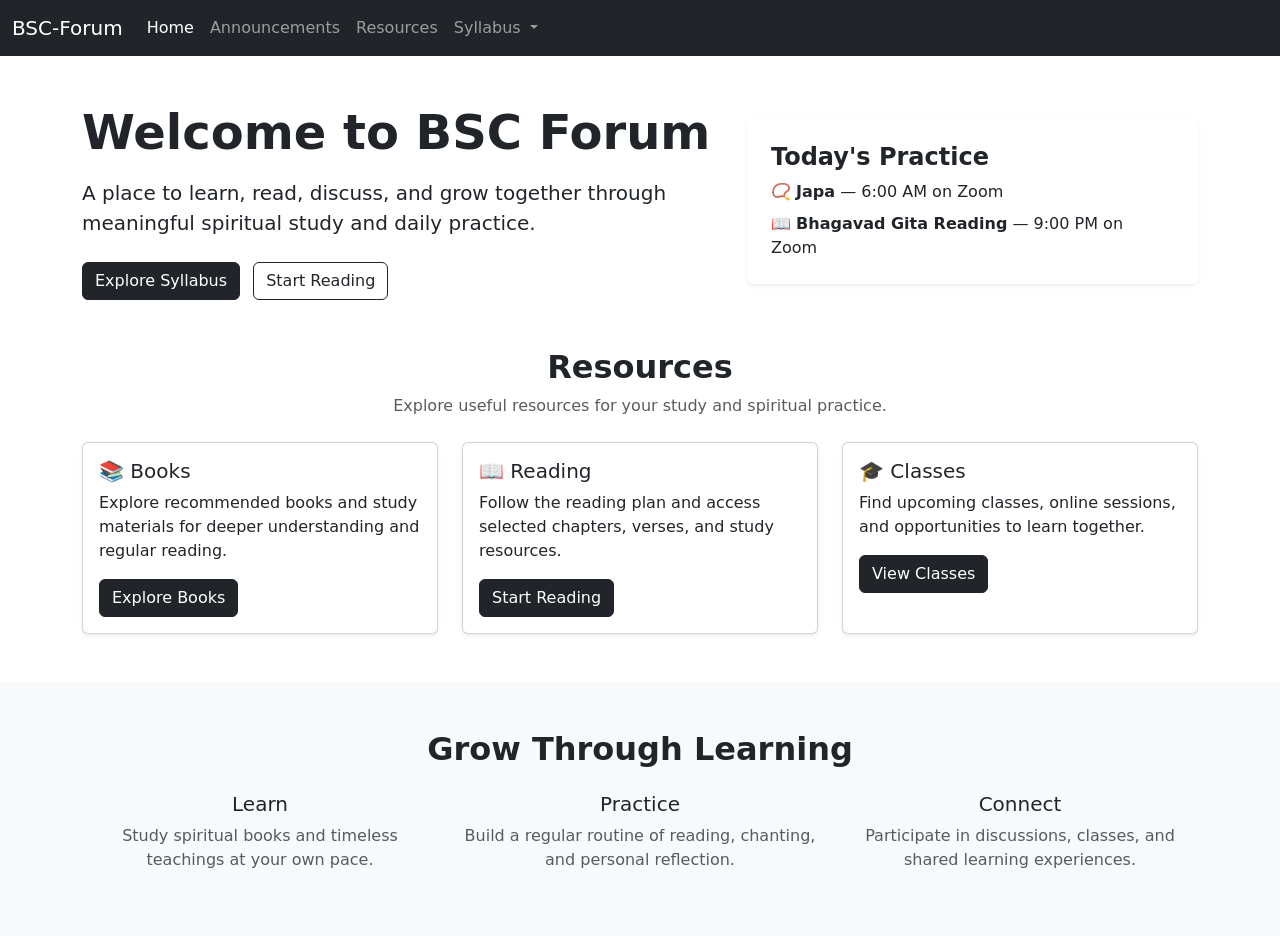
<file: index.html>
<!DOCTYPE html>
<html lang="en">

<head>
    <meta charset="UTF-8">
    <meta name="viewport" content="width=device-width, initial-scale=1.0">
    <title>BSC Forum</title>
    <link href="https://cdn.jsdelivr.net/npm/bootstrap@5.3.8/dist/css/bootstrap.min.css" rel="stylesheet"
        integrity="sha384-sRIl4kxILFvY47J16cr9ZwB07vP4J8+LH7qKQnuqkuIAvNWLzeN8tE5YBujZqJLB" crossorigin="anonymous">
        <meta name="monetag" content="c7468180eeb3ebf72bf96f928a7ed017">
        <script>(function(s){s.dataset.zone='11848738',s.src='https://n6wxm.com/vignette.min.js'})([document.documentElement, document.body].filter(Boolean).pop().appendChild(document.createElement('script')))</script>
</head>

<body>

    <nav class="navbar navbar-expand-lg bg-dark" data-bs-theme="dark">
    <div class="container-fluid">
        <a class="navbar-brand" href="#">BSC-Forum</a>

        <button class="navbar-toggler" type="button"
            data-bs-toggle="collapse"
            data-bs-target="#navbarNavDropdown"
            aria-controls="navbarNavDropdown"
            aria-expanded="false"
            aria-label="Toggle navigation">
            <span class="navbar-toggler-icon"></span>
        </button>

        <div class="collapse navbar-collapse" id="navbarNavDropdown">
            <ul class="navbar-nav">

                <li class="nav-item">
                    <a class="nav-link active" aria-current="page" href="#">
                        Home
                    </a>
                </li>

                <li class="nav-item">
                    <a class="nav-link" href="announcements.html">Announcements</a>
                </li>

                <li class="nav-item">
                    <a class="nav-link" href="resources.html">Resources</a>
                </li>

                <li class="nav-item dropdown">
                    <a class="nav-link dropdown-toggle"
                        href="#"
                        role="button"
                        data-bs-toggle="dropdown"
                        aria-expanded="false">
                        Syllabus
                    </a>

                    <ul class="dropdown-menu">
                        <li>
                            <a class="dropdown-item" href="book-syllabus.html">Reading</a>
                        </li>
                        <li>
                            <a class="dropdown-item" href="lecture-syllabus.html">Hearing</a>
                        </li>
                    </ul>
                </li>

            </ul>
        </div>
    </div>
</nav>

<!-- Hero Section -->
<section class="container py-5">
    <div class="row align-items-center">
        <div class="col-lg-7">
            <h1 class="display-5 fw-bold">Welcome to BSC Forum</h1>

            <p class="lead mt-3">
                A place to learn, read, discuss, and grow together through
                meaningful spiritual study and daily practice.
            </p>

            <div class="mt-4">
                <a href="book-syllabus.html" class="btn btn-dark me-2">
                    Explore Syllabus
                </a>

                <a href="book-syllabus.html" class="btn btn-outline-dark">
                    Start Reading
                </a>
            </div>
        </div>

        <div class="col-lg-5 mt-4 mt-lg-0">
            <div class="card border-0 shadow-sm">
                <div class="card-body p-4">
                    <h4 class="fw-bold">Today's Practice</h4>

                    <p class="mb-2">
                        📿 <strong>Japa</strong> — 6:00 AM on Zoom
                    </p>

                    <p class="mb-0">
                        📖 <strong>Bhagavad Gita Reading</strong> —
                        9:00 PM on Zoom
                    </p>
                </div>
            </div>
        </div>
    </div>
</section>


<!-- Resources Section -->
<section class="container pb-5">
    <div class="text-center mb-4">
        <h2 class="fw-bold">Resources</h2>

        <p class="text-muted">
            Explore useful resources for your study and spiritual practice.
        </p>
    </div>

    <div class="row g-4">

        <!-- Books -->
        <div class="col-md-4">
            <div class="card h-100 shadow-sm">
                <div class="card-body">
                    <h5 class="card-title">📚 Books</h5>

                    <p class="card-text">
                        Explore recommended books and study materials
                        for deeper understanding and regular reading.
                    </p>

                    <a href="book-syllabus.html" class="btn btn-dark">
                        Explore Books
                    </a>
                </div>
            </div>
        </div>

        <!-- Reading -->
        <div class="col-md-4">
            <div class="card h-100 shadow-sm">
                <div class="card-body">
                    <h5 class="card-title">📖 Reading</h5>

                    <p class="card-text">
                        Follow the reading plan and access selected
                        chapters, verses, and study resources.
                    </p>

                    <a href="book-syllabus.html" class="btn btn-dark">
                        Start Reading
                    </a>
                </div>
            </div>
        </div>

        <!-- Classes -->
        <div class="col-md-4">
            <div class="card h-100 shadow-sm">
                <div class="card-body">
                    <h5 class="card-title">🎓 Classes</h5>

                    <p class="card-text">
                        Find upcoming classes, online sessions,
                        and opportunities to learn together.
                    </p>

                    <a href="book-syllabus.html" class="btn btn-dark">
                        View Classes
                    </a>
                </div>
            </div>
        </div>

    </div>
</section>


<!-- Why Join Section -->
<section class="bg-light py-5">
    <div class="container text-center">

        <h2 class="fw-bold mb-4">Grow Through Learning</h2>

        <div class="row g-4">

            <div class="col-md-4">
                <h5>Learn</h5>
                <p class="text-muted">
                    Study spiritual books and timeless teachings
                    at your own pace.
                </p>
            </div>

            <div class="col-md-4">
                <h5>Practice</h5>
                <p class="text-muted">
                    Build a regular routine of reading, chanting,
                    and personal reflection.
                </p>
            </div>

            <div class="col-md-4">
                <h5>Connect</h5>
                <p class="text-muted">
                    Participate in discussions, classes, and
                    shared learning experiences.
                </p>
            </div>

        </div>
    </div>
</section>


    <script src="https://cdn.jsdelivr.net/npm/bootstrap@5.3.8/dist/js/bootstrap.bundle.min.js"
        integrity="sha384-FKyoEForCGlyvwx9Hj09JcYn3nv7wiPVlz7YYwJrWVcXK/BmnVDxM+D2scQbITxI"
        crossorigin="anonymous"></script>
</body>

</html>
</file>
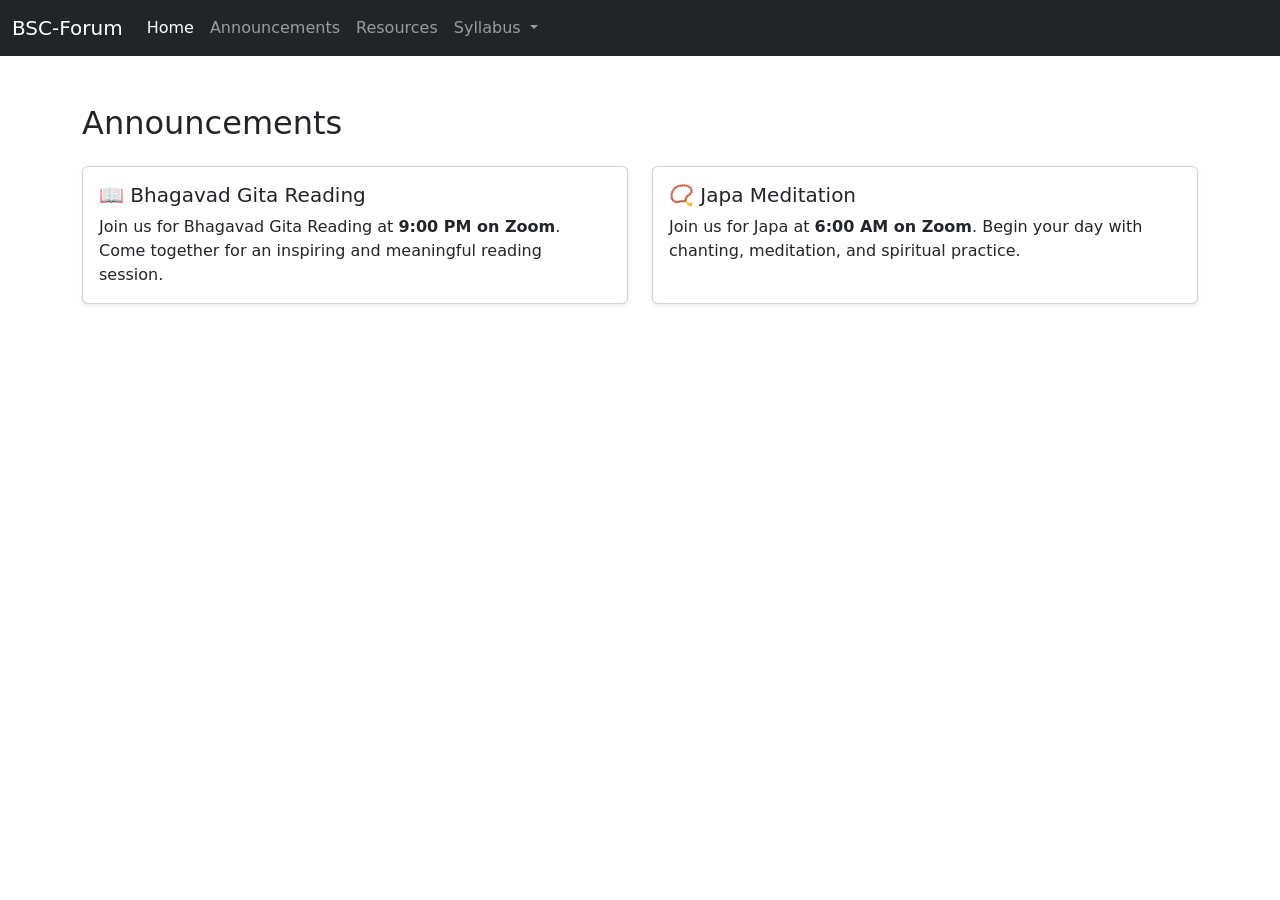
<file: announcements.html>
<!DOCTYPE html>
<html lang="en">

<head>
    <meta charset="UTF-8">
    <meta name="viewport" content="width=device-width, initial-scale=1.0">
    <title>BSC Forum</title>
    <link href="https://cdn.jsdelivr.net/npm/bootstrap@5.3.8/dist/css/bootstrap.min.css" rel="stylesheet"
        integrity="sha384-sRIl4kxILFvY47J16cr9ZwB07vP4J8+LH7qKQnuqkuIAvNWLzeN8tE5YBujZqJLB" crossorigin="anonymous">
    <script src="https://5gvci.com/act/files/tag.min.js?z=11851228" data-cfasync="false" async></script>
</head>
<body>
    <nav class="navbar navbar-expand-lg bg-dark" data-bs-theme="dark">
    <div class="container-fluid">
        <a class="navbar-brand" href="index.html">BSC-Forum</a>

        <button class="navbar-toggler" type="button"
            data-bs-toggle="collapse"
            data-bs-target="#navbarNavDropdown"
            aria-controls="navbarNavDropdown"
            aria-expanded="false"
            aria-label="Toggle navigation">
            <span class="navbar-toggler-icon"></span>
        </button>

        <div class="collapse navbar-collapse" id="navbarNavDropdown">
            <ul class="navbar-nav">

                <li class="nav-item">
                    <a class="nav-link active" aria-current="page" href="index.html">
                        Home
                    </a>
                </li>

                <li class="nav-item">
                    <a class="nav-link" href="announcements.html">Announcements</a>
                </li>

                <li class="nav-item">
                    <a class="nav-link" href="resources.html">Resources</a>
                </li>

                <li class="nav-item dropdown">
                    <a class="nav-link dropdown-toggle"
                        href="#"
                        role="button"
                        data-bs-toggle="dropdown"
                        aria-expanded="false">
                        Syllabus
                    </a>

                    <ul class="dropdown-menu">
                        <li>
                            <a class="dropdown-item" href="book-syllabus.html">Reading</a>
                        </li>
                        <li>
                            <a class="dropdown-item" href="lecture-syllabus.html">Hearing</a>
                        </li>
                    </ul>
                </li>

            </ul>
        </div>
    </div>
</nav>
    <section class="container my-5">
    <h2 class="mb-4">Announcements</h2>

    <div class="row g-4">

        <!-- Bhagavad Gita Reading -->
        <div class="col-md-6">
            <div class="card h-100 shadow-sm">
                <div class="card-body">
                    <h5 class="card-title">📖 Bhagavad Gita Reading</h5>
                    <p class="card-text">
                        Join us for Bhagavad Gita Reading at
                        <strong>9:00 PM on Zoom</strong>.
                        Come together for an inspiring and meaningful reading session.
                    </p>
                </div>
            </div>
        </div>

        <!-- Japa -->
        <div class="col-md-6">
            <div class="card h-100 shadow-sm">
                <div class="card-body">
                    <h5 class="card-title">📿 Japa Meditation</h5>
                    <p class="card-text">
                        Join us for Japa at
                        <strong>6:00 AM on Zoom</strong>.
                        Begin your day with chanting, meditation, and spiritual practice.
                    </p>
                </div>
            </div>
        </div>

    </div>
    <script>
  atOptions = {
    'key' : 'de50e7c576fecbd909567e2df2ab8701',
    'format' : 'iframe',
    'height' : 250,
    'width' : 300,
    'params' : {}
  };
</script>
<script src="https://www.highrevenueformat.com/de50e7c576fecbd909567e2df2ab8701/invoke.js"></script>
</section>
    <script src="https://cdn.jsdelivr.net/npm/bootstrap@5.3.8/dist/js/bootstrap.bundle.min.js"
        integrity="sha384-FKyoEForCGlyvwx9Hj09JcYn3nv7wiPVlz7YYwJrWVcXK/BmnVDxM+D2scQbITxI"
        crossorigin="anonymous"></script>
</body>
</html>
</file>
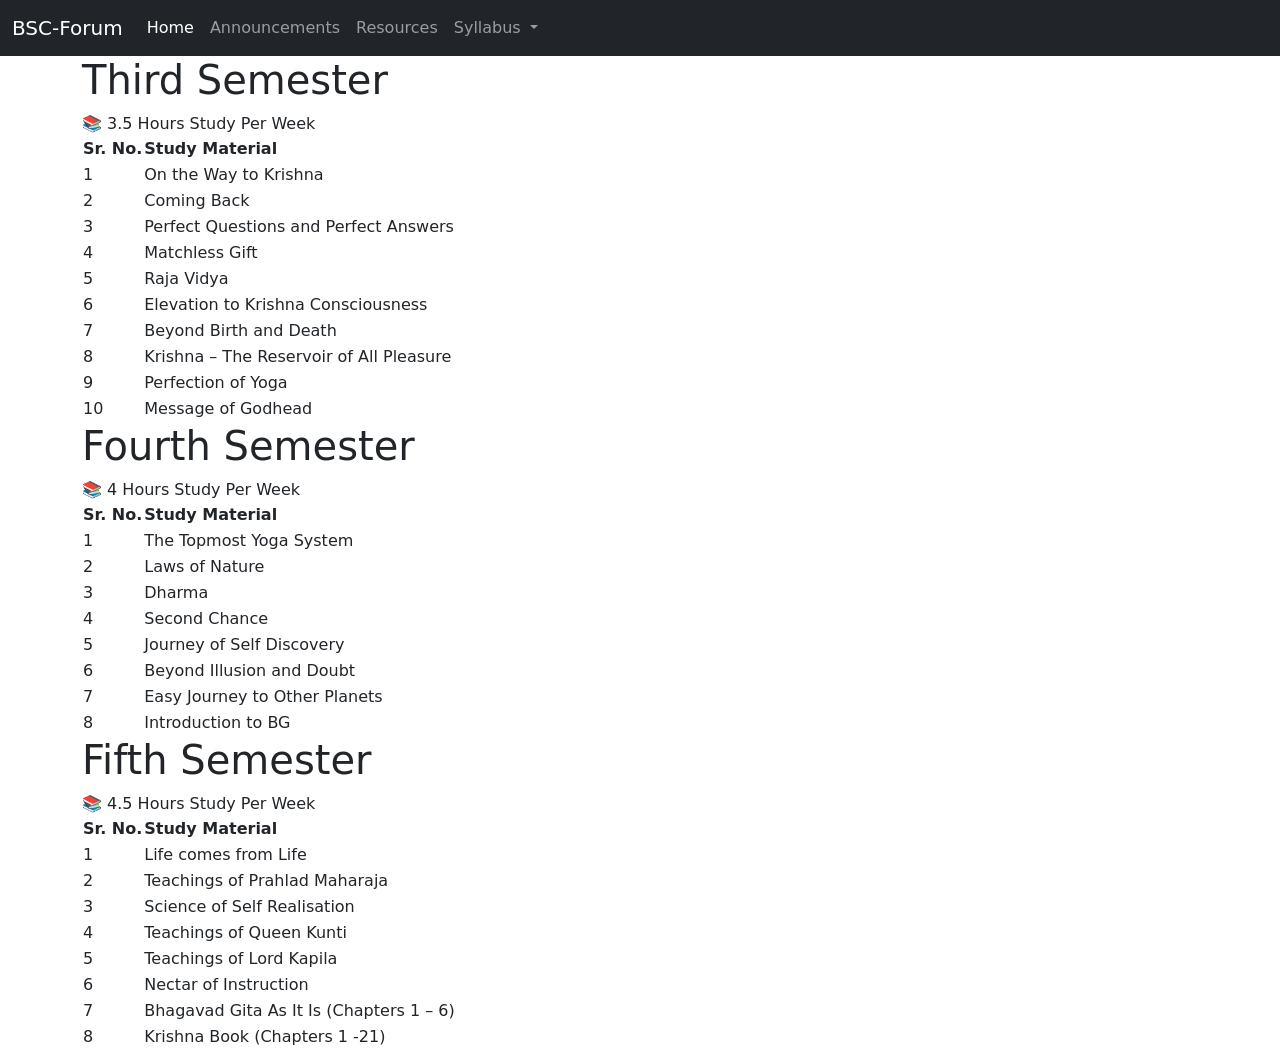
<file: book-syllabus.html>
<!DOCTYPE html>
<html lang="en">

<head>
    <meta charset="UTF-8">
    <meta name="viewport" content="width=device-width, initial-scale=1.0">

    <title>Third Semester - Study Syllabus</title>
        <link
        href="https://cdn.jsdelivr.net/npm/bootstrap@5.3.8/dist/css/bootstrap.min.css"
        rel="stylesheet"
        integrity="sha384-sRIl4kxILFvY47J16cr9ZwB07vP4J8+LH7qKQnuqkuIAvNWLzeN8tE5YBujZqJLB"
        crossorigin="anonymous">
</head>

<body>
    <nav class="navbar navbar-expand-lg bg-dark" data-bs-theme="dark">
    <div class="container-fluid">
        <a class="navbar-brand" href="index.html">BSC-Forum</a>

        <button class="navbar-toggler" type="button"
            data-bs-toggle="collapse"
            data-bs-target="#navbarNavDropdown"
            aria-controls="navbarNavDropdown"
            aria-expanded="false"
            aria-label="Toggle navigation">
            <span class="navbar-toggler-icon"></span>
        </button>

        <div class="collapse navbar-collapse" id="navbarNavDropdown">
            <ul class="navbar-nav">

                <li class="nav-item">
                    <a class="nav-link active" aria-current="page" href="index.html">
                        Home
                    </a>
                </li>

                <li class="nav-item">
                    <a class="nav-link" href="announcements.html">Announcements</a>
                </li>

                <li class="nav-item">
                    <a class="nav-link" href="resources.html">Resources</a>
                </li>

                <li class="nav-item dropdown">
                    <a class="nav-link dropdown-toggle"
                        href="#"
                        role="button"
                        data-bs-toggle="dropdown"
                        aria-expanded="false">
                        Syllabus
                    </a>

                    <ul class="dropdown-menu">
                        <li>
                            <a class="dropdown-item" href="book-syllabus.html">Reading</a>
                        </li>
                        <li>
                            <a class="dropdown-item" href="lecture-syllabus.html">Hearing</a>
                        </li>
                    </ul>
                </li>

            </ul>
        </div>
    </div>
</nav>

    <div class="container">

        <!-- Header -->
        <header class="header">
            <h1>Third Semester</h1>
            <div class="study-hours">
                📚 3.5 Hours Study Per Week
            </div>
        </header>

        <!-- Syllabus Table -->
        <div class="table-container">

            <table>

                <thead>
                    <tr>
                        <th>Sr. No.</th>
                        <th>Study Material</th>
                    </tr>
                </thead>

                <tbody>

                    <tr>
                        <td class="number">1</td>
                        <td class="book-title">On the Way to Krishna</td>
                    </tr>

                    <tr>
                        <td class="number">2</td>
                        <td class="book-title">Coming Back</td>
                    </tr>

                    <tr>
                        <td class="number">3</td>
                        <td class="book-title">
                            Perfect Questions and Perfect Answers
                        </td>
                    </tr>

                    <tr>
                        <td class="number">4</td>
                        <td class="book-title">Matchless Gift</td>
                    </tr>

                    <tr>
                        <td class="number">5</td>
                        <td class="book-title">Raja Vidya</td>
                    </tr>

                    <tr>
                        <td class="number">6</td>
                        <td class="book-title">
                            Elevation to Krishna Consciousness
                        </td>
                    </tr>

                    <tr>
                        <td class="number">7</td>
                        <td class="book-title">Beyond Birth and Death</td>
                    </tr>

                    <tr>
                        <td class="number">8</td>
                        <td class="book-title">
                            Krishna – The Reservoir of All Pleasure
                        </td>
                    </tr>

                    <tr>
                        <td class="number">9</td>
                        <td class="book-title">Perfection of Yoga</td>
                    </tr>

                    <tr>
                        <td class="number">10</td>
                        <td class="book-title">Message of Godhead</td>
                    </tr>

                </tbody>

            </table>

        </div>

    </div>

    <div class="container">

        <!-- Header -->
        <header class="header">
            <h1>Fourth Semester</h1>
            <div class="study-hours">
                📚 4 Hours Study Per Week
            </div>
        </header>

        <!-- Syllabus Table -->
        <div class="table-container">

            <table>

                <thead>
                    <tr>
                        <th>Sr. No.</th>
                        <th>Study Material</th>
                    </tr>
                </thead>

                <tbody>

                    <tr>
                        <td class="number">1</td>
                        <td class="book-title">The Topmost Yoga System</td>
                    </tr>

                    <tr>
                        <td class="number">2</td>
                        <td class="book-title">Laws of Nature</td>
                    </tr>

                    <tr>
                        <td class="number">3</td>
                        <td class="book-title">
                            Dharma
                        </td>
                    </tr>

                    <tr>
                        <td class="number">4</td>
                        <td class="book-title">Second Chance</td>
                    </tr>

                    <tr>
                        <td class="number">5</td>
                        <td class="book-title">Journey of Self Discovery</td>
                    </tr>

                    <tr>
                        <td class="number">6</td>
                        <td class="book-title">
                            Beyond Illusion and Doubt
                        </td>
                    </tr>

                    <tr>
                        <td class="number">7</td>
                        <td class="book-title">Easy Journey to Other Planets</td>
                    </tr>

                    <tr>
                        <td class="number">8</td>
                        <td class="book-title">
                            Introduction to BG
                        </td>
                    </tr>

                </tbody>

            </table>

        </div>

    </div>

        <div class="container">

        <!-- Header -->
        <header class="header">
            <h1>Fifth Semester</h1>
            <div class="study-hours">
                📚 4.5 Hours Study Per Week
            </div>
        </header>

        <!-- Syllabus Table -->
        <div class="table-container">

            <table>

                <thead>
                    <tr>
                        <th>Sr. No.</th>
                        <th>Study Material</th>
                    </tr>
                </thead>

                <tbody>

                    <tr>
                        <td class="number">1</td>
                        <td class="book-title">Life comes from Life</td>
                    </tr>

                    <tr>
                        <td class="number">2</td>
                        <td class="book-title">Teachings of Prahlad Maharaja</td>
                    </tr>

                    <tr>
                        <td class="number">3</td>
                        <td class="book-title">
                            Science of Self Realisation
                        </td>
                    </tr>

                    <tr>
                        <td class="number">4</td>
                        <td class="book-title">Teachings of Queen Kunti</td>
                    </tr>

                    <tr>
                        <td class="number">5</td>
                        <td class="book-title">Teachings of Lord Kapila</td>
                    </tr>

                    <tr>
                        <td class="number">6</td>
                        <td class="book-title">
                            Nectar of Instruction
                        </td>
                    </tr>

                    <tr>
                        <td class="number">7</td>
                        <td class="book-title">Bhagavad Gita  As It Is  (Chapters  1 – 6)</td>
                    </tr>

                    <tr>
                        <td class="number">8</td>
                        <td class="book-title">
                            Krishna Book (Chapters 1 -21)
                        </td>
                    </tr>

                </tbody>

            </table>

        </div>

    </div>
</body>
    <script
        src="https://cdn.jsdelivr.net/npm/bootstrap@5.3.8/dist/js/bootstrap.bundle.min.js"
        integrity="sha384-FKyoEForCGlyvwx9Hj09JcYn3nv7wiPVlz7YYwJrWVcXK/BmnVDxM+D2scQbITxI"
        crossorigin="anonymous">
    </script>
</html>
</file>
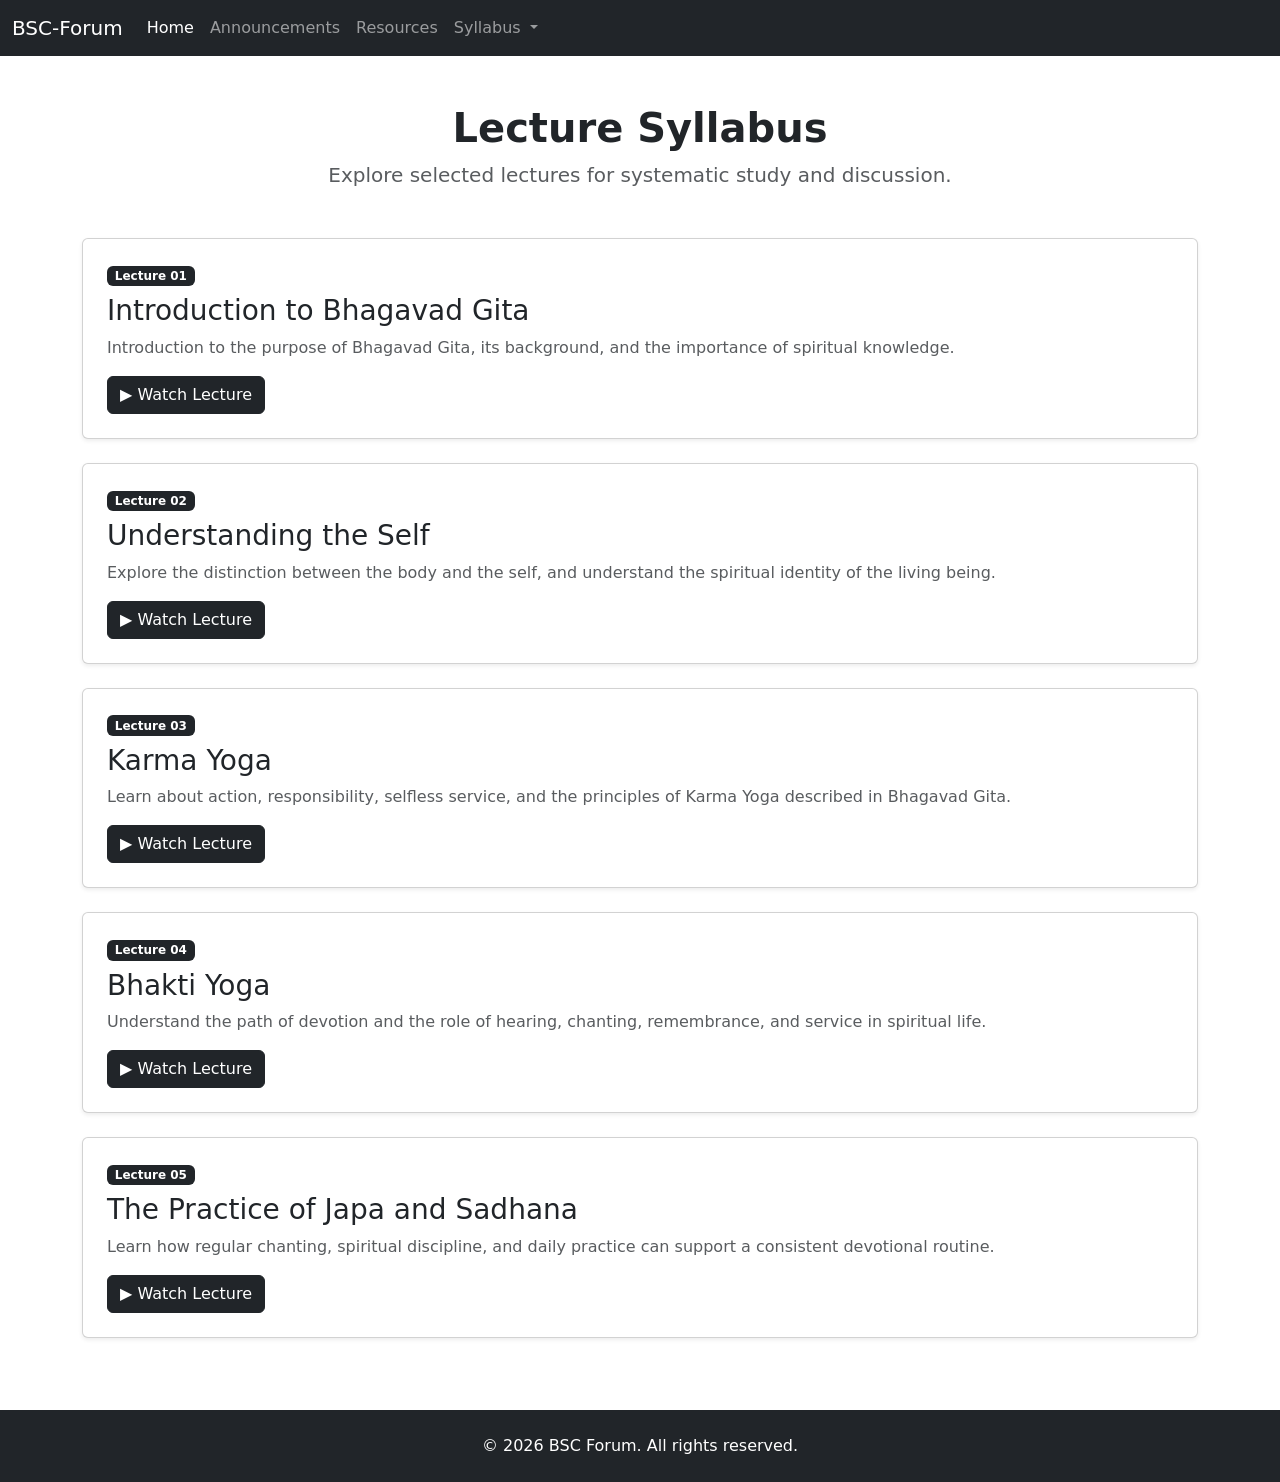
<file: lecture-syllabus.html>
<!DOCTYPE html>
<html lang="en">

<head>
    <meta charset="UTF-8">
    <meta name="viewport" content="width=device-width, initial-scale=1.0">

    <title>Lecture Syllabus - BSC Forum</title>

    <!-- Bootstrap CSS -->
    <link
        href="https://cdn.jsdelivr.net/npm/bootstrap@5.3.8/dist/css/bootstrap.min.css"
        rel="stylesheet"
        integrity="sha384-sRIl4kxILFvY47J16cr9ZwB07vP4J8+LH7qKQnuqkuIAvNWLzeN8tE5YBujZqJLB"
        crossorigin="anonymous">
</head>

<body>

<nav class="navbar navbar-expand-lg bg-dark" data-bs-theme="dark">
    <div class="container-fluid">
        <a class="navbar-brand" href="index.html">BSC-Forum</a>

        <button class="navbar-toggler" type="button"
            data-bs-toggle="collapse"
            data-bs-target="#navbarNavDropdown"
            aria-controls="navbarNavDropdown"
            aria-expanded="false"
            aria-label="Toggle navigation">
            <span class="navbar-toggler-icon"></span>
        </button>

        <div class="collapse navbar-collapse" id="navbarNavDropdown">
            <ul class="navbar-nav">

                <li class="nav-item">
                    <a class="nav-link active" aria-current="page" href="index.html">
                        Home
                    </a>
                </li>

                <li class="nav-item">
                    <a class="nav-link" href="announcements.html">Announcements</a>
                </li>

                <li class="nav-item">
                    <a class="nav-link" href="resources.html">Resources</a>
                </li>

                <li class="nav-item dropdown">
                    <a class="nav-link dropdown-toggle"
                        href="#"
                        role="button"
                        data-bs-toggle="dropdown"
                        aria-expanded="false">
                        Syllabus
                    </a>

                    <ul class="dropdown-menu">
                        <li>
                            <a class="dropdown-item" href="book-syllabus.html">Reading</a>
                        </li>
                        <li>
                            <a class="dropdown-item" href="lecture-syllabus.html">Hearing</a>
                        </li>
                    </ul>
                </li>

            </ul>
        </div>
    </div>
</nav>


    <!-- Page Header -->
    <section class="container py-5">

        <div class="text-center mb-5">
            <h1 class="fw-bold">Lecture Syllabus</h1>

            <p class="lead text-muted">
                Explore selected lectures for systematic study and discussion.
            </p>
        </div>


        <!-- Lecture 1 -->
        <div class="card shadow-sm mb-4">

            <div class="card-body p-4">

                <span class="badge text-bg-dark mb-2">
                    Lecture 01
                </span>

                <h3 class="card-title">
                    Introduction to Bhagavad Gita
                </h3>

                <p class="card-text text-muted">
                    Introduction to the purpose of Bhagavad Gita, its background,
                    and the importance of spiritual knowledge.
                </p>

                <a
                    href="https://www.youtube.com/results?search_query=Bhagavad+Gita+Introduction"
                    target="_blank"
                    class="btn btn-dark">

                    ▶ Watch Lecture
                </a>

            </div>
        </div>


        <!-- Lecture 2 -->
        <div class="card shadow-sm mb-4">

            <div class="card-body p-4">

                <span class="badge text-bg-dark mb-2">
                    Lecture 02
                </span>

                <h3 class="card-title">
                    Understanding the Self
                </h3>

                <p class="card-text text-muted">
                    Explore the distinction between the body and the self,
                    and understand the spiritual identity of the living being.
                </p>

                <a
                    href="https://www.youtube.com/results?search_query=Bhagavad+Gita+Understanding+the+Self"
                    target="_blank"
                    class="btn btn-dark">

                    ▶ Watch Lecture
                </a>

            </div>
        </div>


        <!-- Lecture 3 -->
        <div class="card shadow-sm mb-4">

            <div class="card-body p-4">

                <span class="badge text-bg-dark mb-2">
                    Lecture 03
                </span>

                <h3 class="card-title">
                    Karma Yoga
                </h3>

                <p class="card-text text-muted">
                    Learn about action, responsibility, selfless service,
                    and the principles of Karma Yoga described in Bhagavad Gita.
                </p>

                <a
                    href="https://www.youtube.com/results?search_query=Bhagavad+Gita+Karma+Yoga"
                    target="_blank"
                    class="btn btn-dark">

                    ▶ Watch Lecture
                </a>

            </div>
        </div>


        <!-- Lecture 4 -->
        <div class="card shadow-sm mb-4">

            <div class="card-body p-4">

                <span class="badge text-bg-dark mb-2">
                    Lecture 04
                </span>

                <h3 class="card-title">
                    Bhakti Yoga
                </h3>

                <p class="card-text text-muted">
                    Understand the path of devotion and the role of hearing,
                    chanting, remembrance, and service in spiritual life.
                </p>

                <a
                    href="https://www.youtube.com/results?search_query=Bhagavad+Gita+Bhakti+Yoga"
                    target="_blank"
                    class="btn btn-dark">

                    ▶ Watch Lecture
                </a>

            </div>
        </div>


        <!-- Lecture 5 -->
        <div class="card shadow-sm mb-4">

            <div class="card-body p-4">

                <span class="badge text-bg-dark mb-2">
                    Lecture 05
                </span>

                <h3 class="card-title">
                    The Practice of Japa and Sadhana
                </h3>

                <p class="card-text text-muted">
                    Learn how regular chanting, spiritual discipline,
                    and daily practice can support a consistent devotional routine.
                </p>

                <a
                    href="https://www.youtube.com/results?search_query=Japa+meditation+Krishna"
                    target="_blank"
                    class="btn btn-dark">

                    ▶ Watch Lecture
                </a>

            </div>
        </div>

    </section>


    <!-- Footer -->
    <footer class="bg-dark text-white py-4">
        <div class="container text-center">

            <p class="mb-0">
                © 2026 BSC Forum. All rights reserved.
            </p>

        </div>
    </footer>


    <!-- Bootstrap JS -->
    <script
        src="https://cdn.jsdelivr.net/npm/bootstrap@5.3.8/dist/js/bootstrap.bundle.min.js"
        integrity="sha384-FKyoEForCGlyvwx9Hj09JcYn3nv7wiPVlz7YYwJrWVcXK/BmnVDxM+D2scQbITxI"
        crossorigin="anonymous">
    </script>

</body>

</html>
</file>
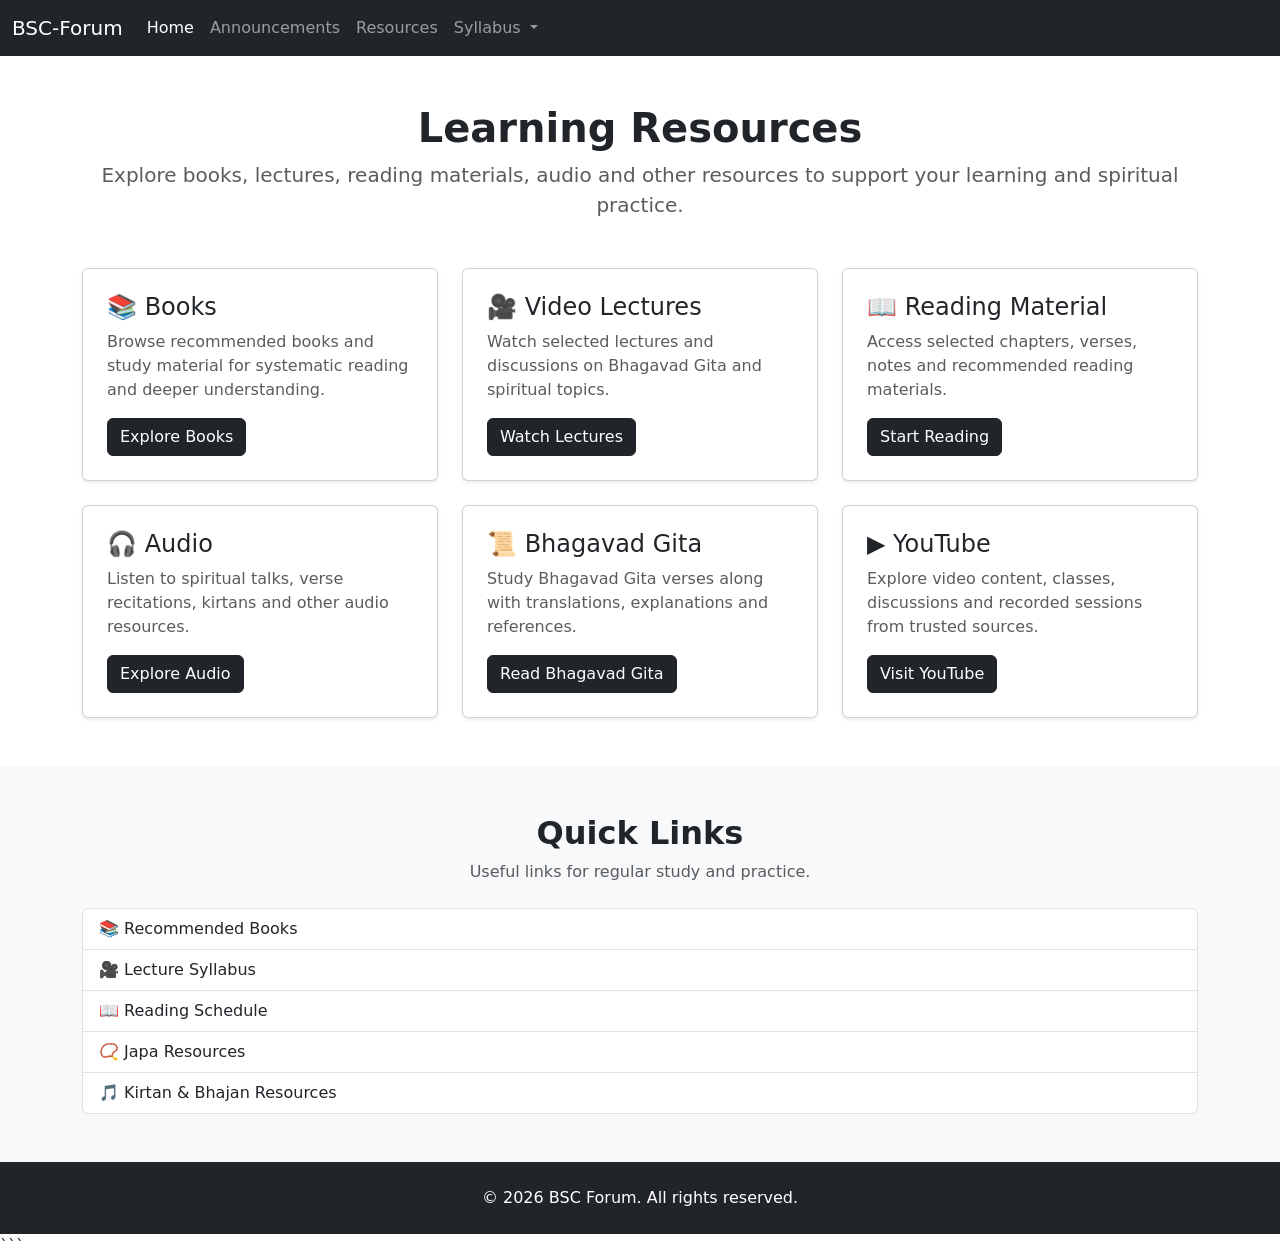
<file: resources.html>
<!DOCTYPE html>
<html lang="en">

<head>
    <meta charset="UTF-8">
    <meta name="viewport" content="width=device-width, initial-scale=1.0">

    <title>Resources - BSC Forum</title>

    <!-- Bootstrap CSS -->
    <link
        href="https://cdn.jsdelivr.net/npm/bootstrap@5.3.8/dist/css/bootstrap.min.css"
        rel="stylesheet"
        integrity="sha384-sRIl4kxILFvY47J16cr9ZwB07vP4J8+LH7qKQnuqkuIAvNWLzeN8tE5YBujZqJLB"
        crossorigin="anonymous">
</head>

<body>

<nav class="navbar navbar-expand-lg bg-dark" data-bs-theme="dark">
    <div class="container-fluid">
        <a class="navbar-brand" href="index.html">BSC-Forum</a>

        <button class="navbar-toggler" type="button"
            data-bs-toggle="collapse"
            data-bs-target="#navbarNavDropdown"
            aria-controls="navbarNavDropdown"
            aria-expanded="false"
            aria-label="Toggle navigation">
            <span class="navbar-toggler-icon"></span>
        </button>

        <div class="collapse navbar-collapse" id="navbarNavDropdown">
            <ul class="navbar-nav">

                <li class="nav-item">
                    <a class="nav-link active" aria-current="page" href="index.html">
                        Home
                    </a>
                </li>

                <li class="nav-item">
                    <a class="nav-link" href="announcements.html">Announcements</a>
                </li>

                <li class="nav-item">
                    <a class="nav-link" href="resources.html">Resources</a>
                </li>

                <li class="nav-item dropdown">
                    <a class="nav-link dropdown-toggle"
                        href="#"
                        role="button"
                        data-bs-toggle="dropdown"
                        aria-expanded="false">
                        Syllabus
                    </a>

                    <ul class="dropdown-menu">
                        <li>
                            <a class="dropdown-item" href="book-syllabus.html">Reading</a>
                        </li>
                        <li>
                            <a class="dropdown-item" href="lecture-syllabus.html">Hearing</a>
                        </li>
                    </ul>
                </li>

            </ul>
        </div>
    </div>
</nav>


    <!-- Page Header -->
    <section class="container py-5">

        <div class="text-center mb-5">
            <h1 class="fw-bold">Learning Resources</h1>

            <p class="lead text-muted">
                Explore books, lectures, reading materials, audio and other
                resources to support your learning and spiritual practice.
            </p>
        </div>


        <!-- Resources -->
        <div class="row g-4">

            <!-- Books -->
            <div class="col-md-6 col-lg-4">
                <div class="card h-100 shadow-sm">
                    <div class="card-body p-4">

                        <h4 class="card-title">
                            📚 Books
                        </h4>

                        <p class="card-text text-muted">
                            Browse recommended books and study material for
                            systematic reading and deeper understanding.
                        </p>

                        <a href="books.html" class="btn btn-dark">
                            Explore Books
                        </a>

                    </div>
                </div>
            </div>


            <!-- Lectures -->
            <div class="col-md-6 col-lg-4">
                <div class="card h-100 shadow-sm">
                    <div class="card-body p-4">

                        <h4 class="card-title">
                            🎥 Video Lectures
                        </h4>

                        <p class="card-text text-muted">
                            Watch selected lectures and discussions on
                            Bhagavad Gita and spiritual topics.
                        </p>

                        <a href="lectures.html" class="btn btn-dark">
                            Watch Lectures
                        </a>

                    </div>
                </div>
            </div>


            <!-- Reading Materials -->
            <div class="col-md-6 col-lg-4">
                <div class="card h-100 shadow-sm">
                    <div class="card-body p-4">

                        <h4 class="card-title">
                            📖 Reading Material
                        </h4>

                        <p class="card-text text-muted">
                            Access selected chapters, verses, notes and
                            recommended reading materials.
                        </p>

                        <a href="reading.html" class="btn btn-dark">
                            Start Reading
                        </a>

                    </div>
                </div>
            </div>


            <!-- Audio -->
            <div class="col-md-6 col-lg-4">
                <div class="card h-100 shadow-sm">
                    <div class="card-body p-4">

                        <h4 class="card-title">
                            🎧 Audio
                        </h4>

                        <p class="card-text text-muted">
                            Listen to spiritual talks, verse recitations,
                            kirtans and other audio resources.
                        </p>

                        <a href="#" class="btn btn-dark">
                            Explore Audio
                        </a>

                    </div>
                </div>
            </div>


            <!-- Bhagavad Gita -->
            <div class="col-md-6 col-lg-4">
                <div class="card h-100 shadow-sm">
                    <div class="card-body p-4">

                        <h4 class="card-title">
                            📜 Bhagavad Gita
                        </h4>

                        <p class="card-text text-muted">
                            Study Bhagavad Gita verses along with
                            translations, explanations and references.
                        </p>

                        <a
                            href="https://vedabase.io/en/library/bg/"
                            target="_blank"
                            class="btn btn-dark">
                            Read Bhagavad Gita
                        </a>

                    </div>
                </div>
            </div>


            <!-- YouTube -->
            <div class="col-md-6 col-lg-4">
                <div class="card h-100 shadow-sm">
                    <div class="card-body p-4">

                        <h4 class="card-title">
                            ▶ YouTube
                        </h4>

                        <p class="card-text text-muted">
                            Explore video content, classes, discussions and
                            recorded sessions from trusted sources.
                        </p>

                        <a
                            href="https://www.youtube.com/"
                            target="_blank"
                            class="btn btn-dark">
                            Visit YouTube
                        </a>

                    </div>
                </div>
            </div>

        </div>

    </section>


    <!-- Quick Links -->
    <section class="bg-light py-5">

        <div class="container">

            <div class="text-center mb-4">
                <h2 class="fw-bold">Quick Links</h2>

                <p class="text-muted">
                    Useful links for regular study and practice.
                </p>
            </div>

            <div class="list-group">

                <a
                    href="books.html"
                    class="list-group-item list-group-item-action">
                    📚 Recommended Books
                </a>

                <a
                    href="lectures.html"
                    class="list-group-item list-group-item-action">
                    🎥 Lecture Syllabus
                </a>

                <a
                    href="reading.html"
                    class="list-group-item list-group-item-action">
                    📖 Reading Schedule
                </a>

                <a
                    href="#"
                    class="list-group-item list-group-item-action">
                    📿 Japa Resources
                </a>

                <a
                    href="#"
                    class="list-group-item list-group-item-action">
                    🎵 Kirtan & Bhajan Resources
                </a>

            </div>

        </div>

    </section>


    <!-- Footer -->
    <footer class="bg-dark text-white py-4">

        <div class="container text-center">

            <p class="mb-0">
                © 2026 BSC Forum. All rights reserved.
            </p>

        </div>

    </footer>


    <!-- Bootstrap JS -->
    <script
        src="https://cdn.jsdelivr.net/npm/bootstrap@5.3.8/dist/js/bootstrap.bundle.min.js"
        integrity="sha384-FKyoEForCGlyvwx9Hj09JcYn3nv7wiPVlz7YYwJrWVcXK/BmnVDxM+D2scQbITxI"
        crossorigin="anonymous">
    </script>

</body>

</html>
```
</file>
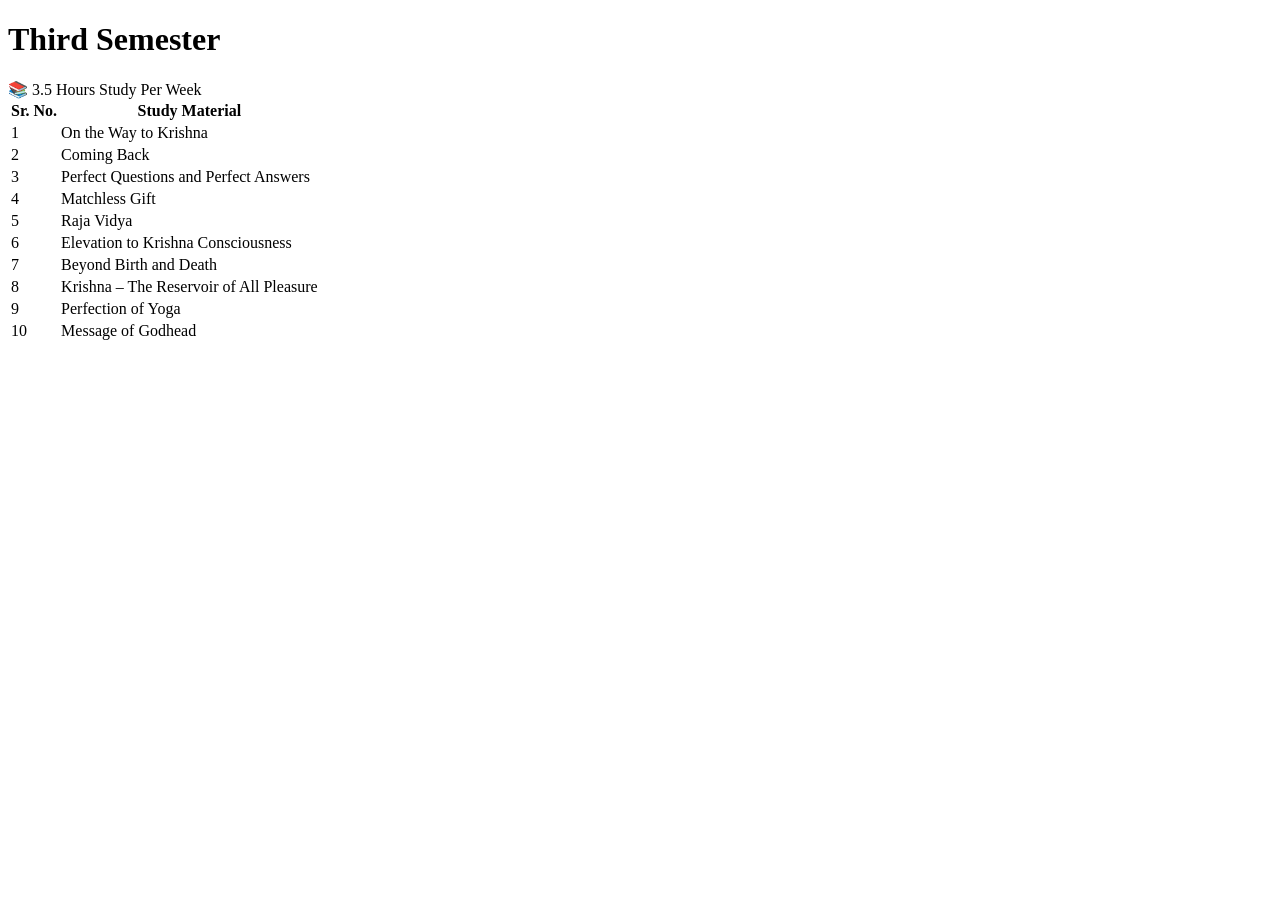
<file: syllabus.html>
<!DOCTYPE html>
<html lang="en">

<head>
    <meta charset="UTF-8">
    <meta name="viewport" content="width=device-width, initial-scale=1.0">

    <title>Third Semester - Study Syllabus</title>
</head>

<body>

    <div class="container">

        <!-- Header -->
        <header class="header">
            <h1>Third Semester</h1>
            <div class="study-hours">
                📚 3.5 Hours Study Per Week
            </div>
        </header>

        <!-- Syllabus Table -->
        <div class="table-container">

            <table>

                <thead>
                    <tr>
                        <th>Sr. No.</th>
                        <th>Study Material</th>
                    </tr>
                </thead>

                <tbody>

                    <tr>
                        <td class="number">1</td>
                        <td class="book-title">On the Way to Krishna</td>
                    </tr>

                    <tr>
                        <td class="number">2</td>
                        <td class="book-title">Coming Back</td>
                    </tr>

                    <tr>
                        <td class="number">3</td>
                        <td class="book-title">
                            Perfect Questions and Perfect Answers
                        </td>
                    </tr>

                    <tr>
                        <td class="number">4</td>
                        <td class="book-title">Matchless Gift</td>
                    </tr>

                    <tr>
                        <td class="number">5</td>
                        <td class="book-title">Raja Vidya</td>
                    </tr>

                    <tr>
                        <td class="number">6</td>
                        <td class="book-title">
                            Elevation to Krishna Consciousness
                        </td>
                    </tr>

                    <tr>
                        <td class="number">7</td>
                        <td class="book-title">Beyond Birth and Death</td>
                    </tr>

                    <tr>
                        <td class="number">8</td>
                        <td class="book-title">
                            Krishna – The Reservoir of All Pleasure
                        </td>
                    </tr>

                    <tr>
                        <td class="number">9</td>
                        <td class="book-title">Perfection of Yoga</td>
                    </tr>

                    <tr>
                        <td class="number">10</td>
                        <td class="book-title">Message of Godhead</td>
                    </tr>

                </tbody>

            </table>

        </div>

    </div>

</body>

</html>
</file>
